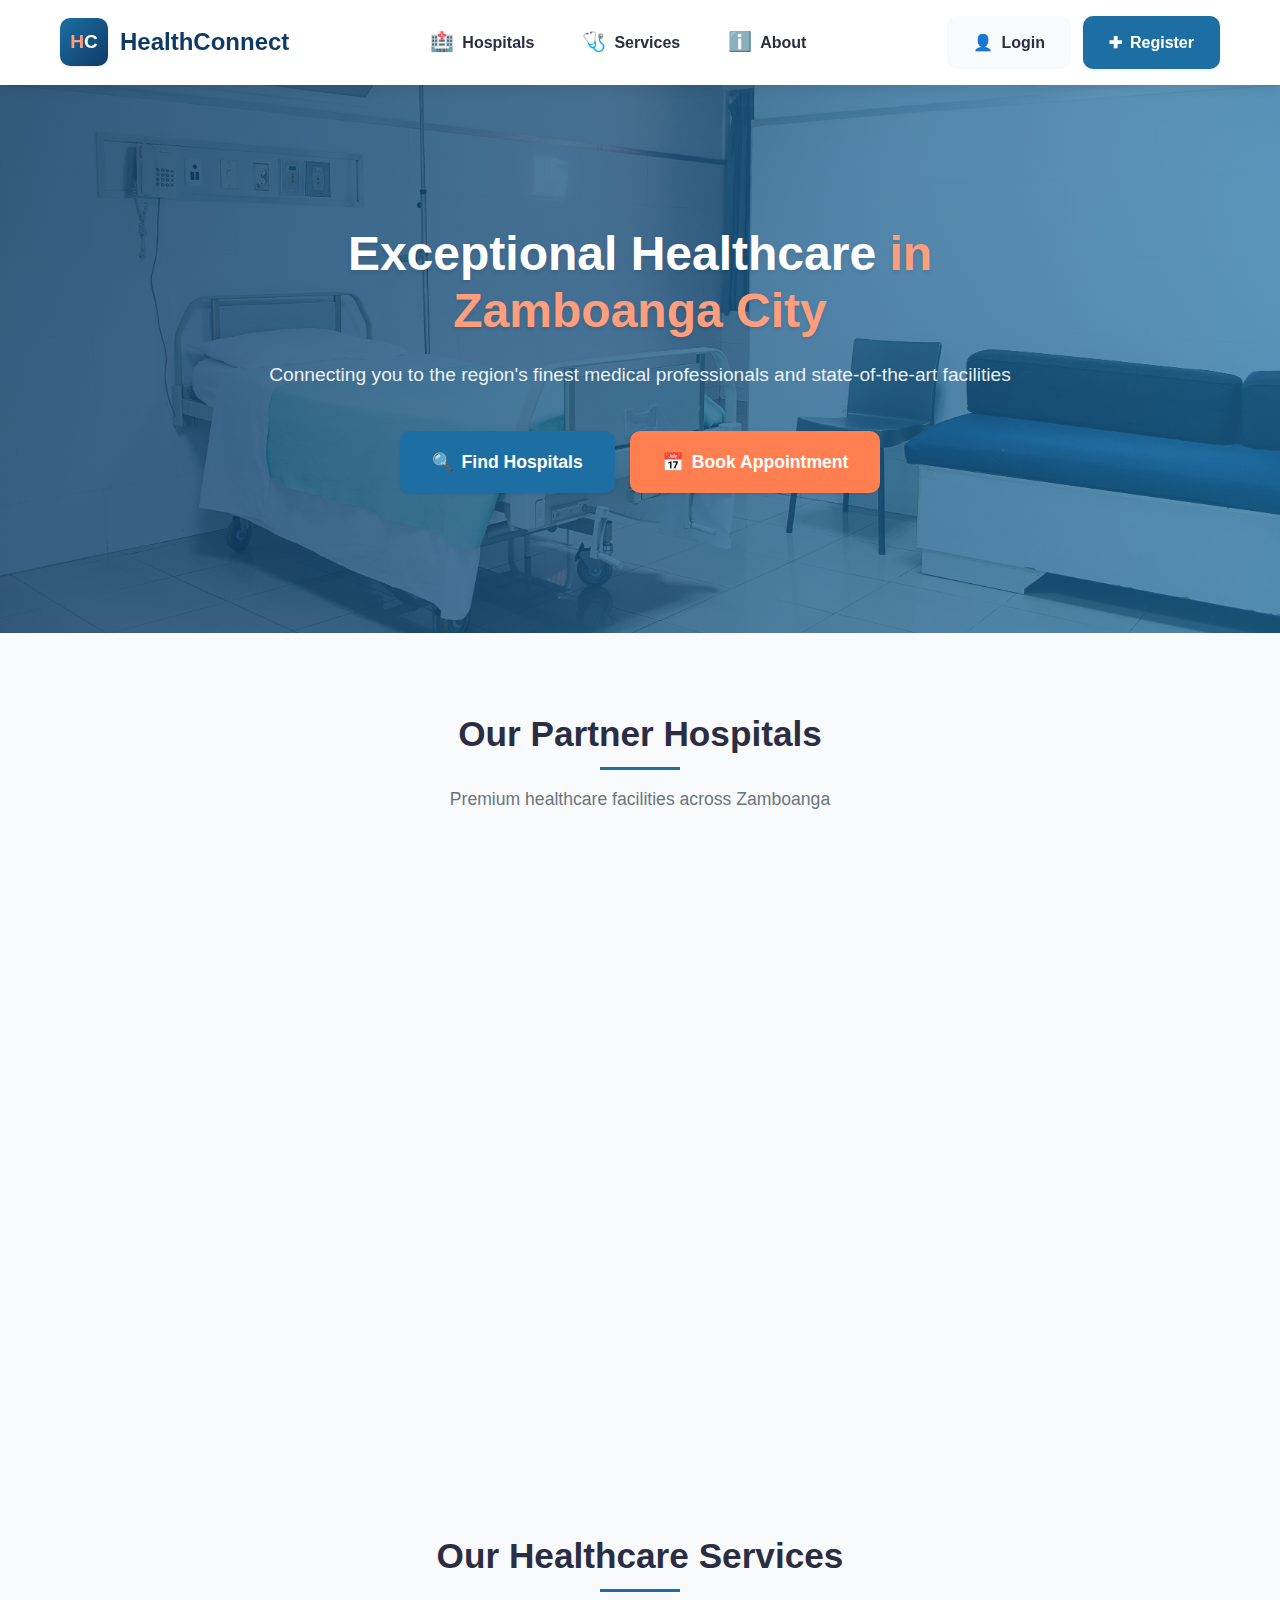
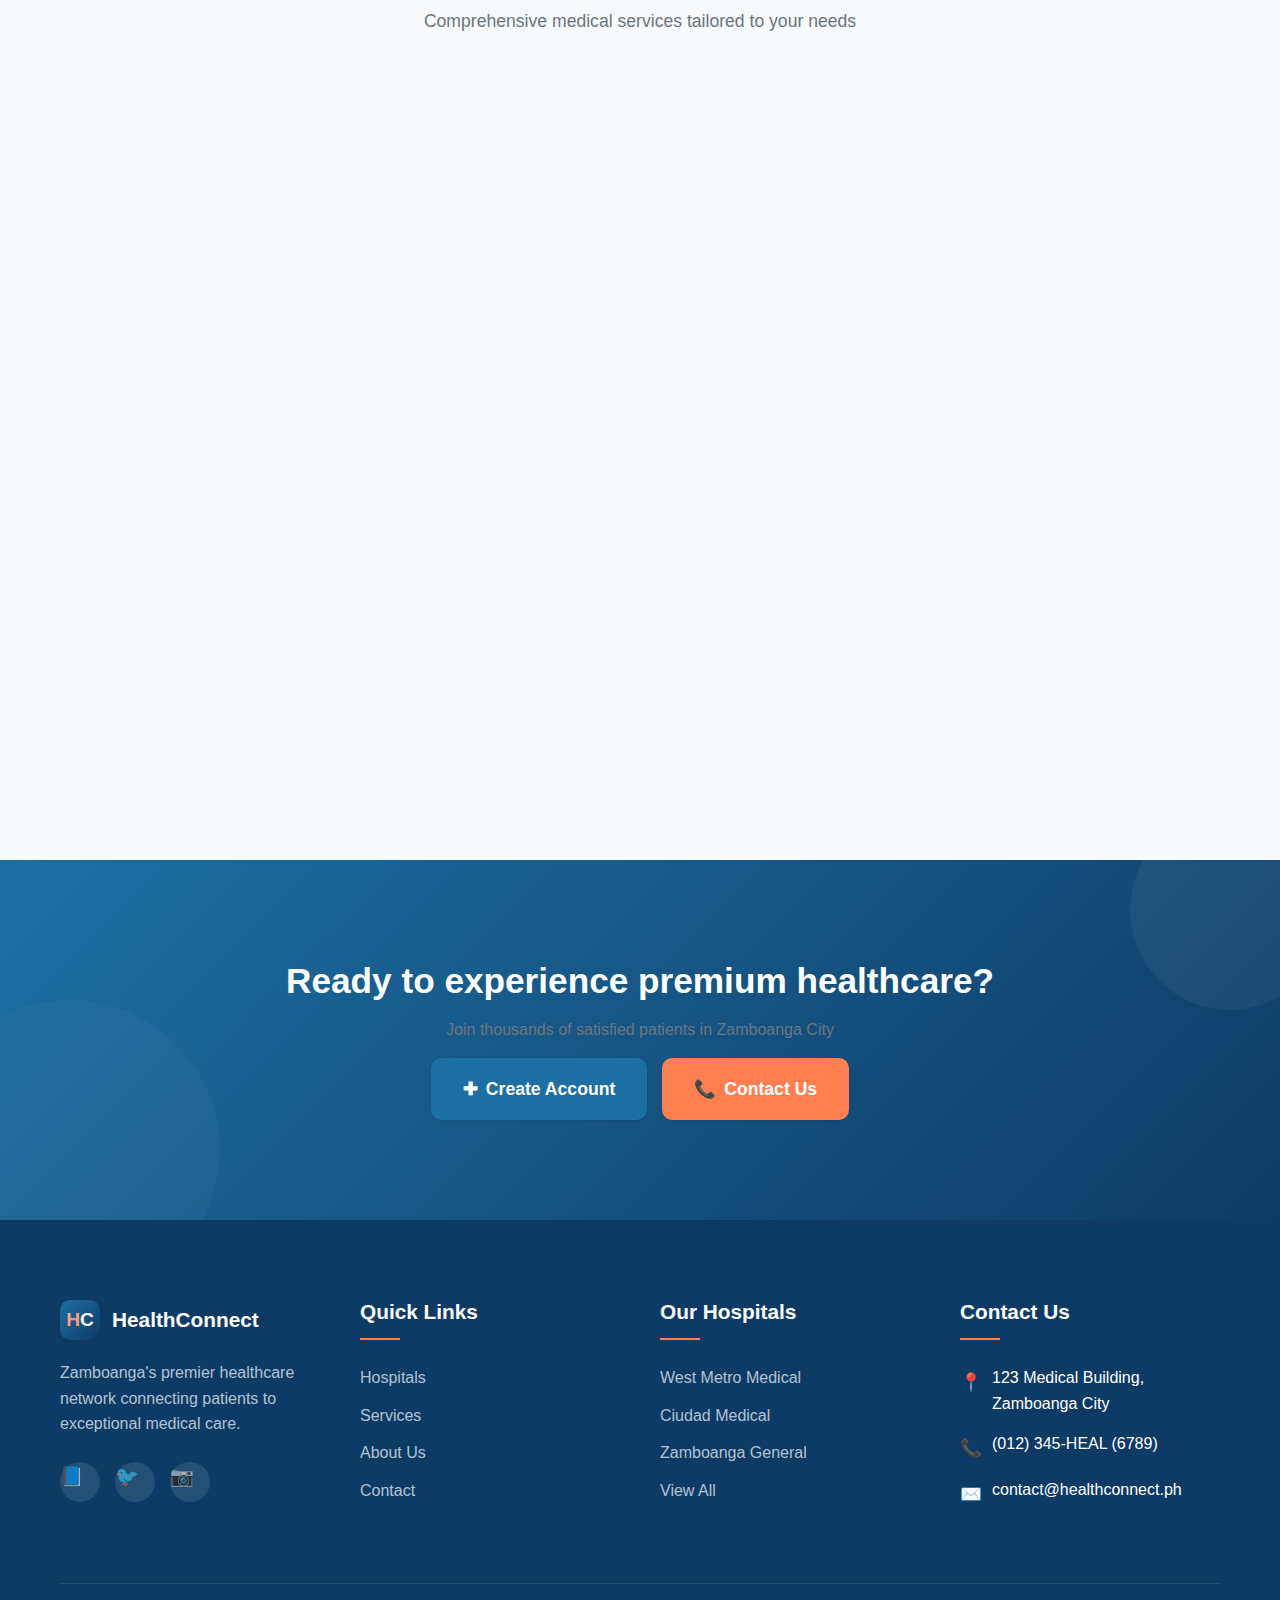
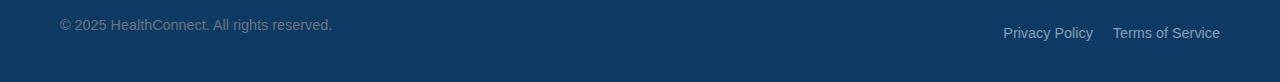
<file: index.html>
<!DOCTYPE html>
<html lang="en">
<head>
    <meta charset="UTF-8">
    <meta name="viewport" content="width=device-width, initial-scale=1.0">
    <title>HealthConnect | Premium Healthcare Network</title>
    <link rel="stylesheet" href="styles.css">
    <link rel="preload" href="styles.css" as="style">
    <link rel="preload" href="script.js" as="script">
</head>
<body>
    <header class="premium-header">
        <div class="container">
            <div class="header-wrapper">
                <a href="#" class="logo">
                    <div class="logo-icon">
                        <div class="logo-inner">
                            <span>H</span>
                            <span>C</span>
                        </div>
                    </div>
                    <span class="logo-text">HealthConnect</span>
                </a>
                
                <nav class="main-nav">
                    <ul>
                        <li><a href="#hospitals" class="nav-button">
                            <div class="button-content">
                                <span class="nav-icon">🏥</span>
                                <span class="nav-text">Hospitals</span>
                            </div>
                        </a></li>
                        <li><a href="#services" class="nav-button">
                            <div class="button-content">
                                <span class="nav-icon">🩺</span>
                                <span class="nav-text">Services</span>
                            </div>
                        </a></li>
                        <li><a href="#about" class="nav-button">
                            <div class="button-content">
                                <span class="nav-icon">ℹ️</span>
                                <span class="nav-text">About</span>
                            </div>
                        </a></li>
                    </ul>
                </nav>
                
                <div class="auth-buttons">
                    <a href="login.html" class="btn btn-login">
                        <span class="btn-icon">👤</span>
                        <span>Login</span>
                    </a>
                    <a href="register.html" class="btn btn-primary">
                        <span class="btn-icon">✚</span>
                        <span>Register</span>
                    </a>
                </div>
                
                <button class="mobile-menu-btn" aria-label="Toggle navigation menu" aria-expanded="false">
                    <span></span>
                    <span></span>
                    <span></span>
                </button>
            </div>
        </div>
    </header>

    <section class="hero" style="background-image: url('images/hero-bg.jpg');">
        <div class="hero-overlay"></div>
        <div class="container">
            <div class="hero-content">
                <h1>Exceptional Healthcare <span>in Zamboanga City</span></h1>
                <p class="subtitle">Connecting you to the region's finest medical professionals and state-of-the-art facilities</p>
                <div class="cta-buttons">
                    <a href="#hospitals" class="btn btn-primary btn-large">
                        <span class="btn-icon">🔍</span>
                        <span>Find Hospitals</span>
                    </a>
                    <a href="#appointment" class="btn btn-accent btn-large">
                        <span class="btn-icon">📅</span>
                        <span>Book Appointment</span>
                    </a>
                </div>
            </div>
        </div>
    </section>

    <section id="hospitals" class="section hospitals">
        <div class="container">
            <div class="section-header">
                <h2>Our Partner Hospitals</h2>
                <p class="section-subtitle">Premium healthcare facilities across Zamboanga</p>
            </div>
            
            <div class="hospital-grid">
                <div class="hospital-card">
                    <div class="card-badge">PREMIUM FACILITY</div>
                    <div class="hospital-image">
                        <img src="images/westmetro.jpg" alt="West Metro Medical Center">
                    </div>
                    <div class="hospital-info">
                        <h3>West Metro Medical Center</h3>
                        <div class="hospital-meta">
                            <span class="rating">★★★★☆ 4.7</span>
                            <span class="distance">2.3 km away</span>
                        </div>
                        <div class="services">
                            <span>🏥 Emergency</span>
                            <span>👶 Pediatrics</span>
                            <span>❤️ Cardiology</span>
                            <span>🧠 Neurology</span>
                        </div>
                        <div class="card-actions">
                            <a href="westmetro.html" class="btn btn-primary">
                                <span class="btn-icon">🏥</span>
                                <span>View Hospital</span>
                            </a>
                            <a href="#" class="btn btn-outline">
                                <span class="btn-icon">📍</span>
                                <span>Directions</span>
                            </a>
                        </div>
                    </div>
                </div>
                
                <div class="hospital-card">
                    <div class="card-badge">TOP RATED</div>
                    <div class="hospital-image">
                        <img src="images/ciudad.jpg" alt="Ciudad Medical Zamboanga">
                    </div>
                    <div class="hospital-info">
                        <h3>Ciudad Medical Zamboanga</h3>
                        <div class="hospital-meta">
                            <span class="rating">★★★★★ 4.9</span>
                            <span class="distance">3.1 km away</span>
                        </div>
                        <div class="services">
                            <span>🦷 Dental</span>
                            <span>🔬 Laboratory</span>
                            <span>💊 Pharmacy</span>
                            <span>👁️ Ophthalmology</span>
                        </div>
                        <div class="card-actions">
                            <a href="ciudad.html" class="btn btn-primary">
                                <span class="btn-icon">🏥</span>
                                <span>View Hospital</span>
                            </a>
                            <a href="#" class="btn btn-outline">
                                <span class="btn-icon">📍</span>
                                <span>Directions</span>
                            </a>
                        </div>
                    </div>
                </div>
            </div>
        </div>
    </section>

    <section id="services" class="section services">
        <div class="container">
            <div class="section-header">
                <h2>Our Healthcare Services</h2>
                <p class="section-subtitle">Comprehensive medical services tailored to your needs</p>
            </div>
            
            <div class="services-grid">
                <div class="service-card">
                    <div class="service-icon">👨‍⚕️</div>
                    <h3>Doctor Consultations</h3>
                    <p>Schedule appointments with specialists across 15+ medical disciplines</p>
                    <a href="#" class="btn btn-outline">Learn More</a>
                </div>
                
                <div class="service-card">
                    <div class="service-icon">🏥</div>
                    <h3>Emergency Care</h3>
                    <p>24/7 emergency services with priority access at partner hospitals</p>
                    <a href="#" class="btn btn-outline">Learn More</a>
                </div>
                
                <div class="service-card">
                    <div class="service-icon">💊</div>
                    <h3>Pharmacy Services</h3>
                    <p>Prescription fulfillment and medication management solutions</p>
                    <a href="#" class="btn btn-outline">Learn More</a>
                </div>
                
                <div class="service-card">
                    <div class="service-icon">🩺</div>
                    <h3>Diagnostic Tests</h3>
                    <p>Advanced laboratory and imaging services with quick results</p>
                    <a href="#" class="btn btn-outline">Learn More</a>
                </div>
            </div>
        </div>
    </section>

    <section class="section stats-section">
        <div class="container">
            <div class="stats-grid">
                <div class="stat-card">
                    <div class="stat-number">15+</div>
                    <div class="stat-label">Medical Specialties</div>
                </div>
                <div class="stat-card">
                    <div class="stat-number">200+</div>
                    <div class="stat-label">Qualified Doctors</div>
                </div>
                <div class="stat-card">
                    <div class="stat-number">24/7</div>
                    <div class="stat-label">Emergency Care</div>
                </div>
            </div>
        </div>
    </section>

    <section class="section cta">
        <div class="container">
            <div class="cta-content">
                <h2>Ready to experience premium healthcare?</h2>
                <p>Join thousands of satisfied patients in Zamboanga City</p>
                <div class="cta-buttons">
                    <a href="register.html" class="btn btn-primary btn-large">
                        <span class="btn-icon">✚</span>
                        <span>Create Account</span>
                    </a>
                    <a href="#contact" class="btn btn-accent btn-large">
                        <span class="btn-icon">📞</span>
                        <span>Contact Us</span>
                    </a>
                </div>
            </div>
        </div>
    </section>

    <footer class="premium-footer">
        <div class="container">
            <div class="footer-grid">
                <div class="footer-col footer-about">
                    <div class="footer-logo">
                        <div class="logo-icon">
                            <div class="logo-inner">
                                <span>H</span>
                                <span>C</span>
                            </div>
                        </div>
                        <span class="logo-text">HealthConnect</span>
                    </div>
                    <p>Zamboanga's premier healthcare network connecting patients to exceptional medical care.</p>
                    <div class="social-links">
                        <a href="#" aria-label="Facebook">📘</a>
                        <a href="#" aria-label="Twitter">🐦</a>
                        <a href="#" aria-label="Instagram">📷</a>
                    </div>
                </div>
                
                <div class="footer-col">
                    <h3>Quick Links</h3>
                    <ul>
                        <li><a href="#hospitals">Hospitals</a></li>
                        <li><a href="#services">Services</a></li>
                        <li><a href="#about">About Us</a></li>
                        <li><a href="#contact">Contact</a></li>
                    </ul>
                </div>
                
                <div class="footer-col">
                    <h3>Our Hospitals</h3>
                    <ul>
                        <li><a href="westmetro.html">West Metro Medical</a></li>
                        <li><a href="ciudad.html">Ciudad Medical</a></li>
                        <li><a href="#">Zamboanga General</a></li>
                        <li><a href="#">View All</a></li>
                    </ul>
                </div>
                
                <div class="footer-col footer-contact">
                    <h3>Contact Us</h3>
                    <div class="contact-item">
                        <span class="contact-icon">📍</span>
                        <span>123 Medical Building, Zamboanga City</span>
                    </div>
                    <div class="contact-item">
                        <span class="contact-icon">📞</span>
                        <span>(012) 345-HEAL (6789)</span>
                    </div>
                    <div class="contact-item">
                        <span class="contact-icon">✉️</span>
                        <span>contact@healthconnect.ph</span>
                    </div>
                </div>
            </div>
            
            <div class="footer-bottom">
                <p>&copy; 2025 HealthConnect. All rights reserved.</p>
                <div class="footer-links">
                    <a href="#">Privacy Policy</a>
                    <a href="#">Terms of Service</a>
                </div>
            </div>
        </div>
    </footer>

    <script src="script.js"></script>
</body>
</html>
</file>
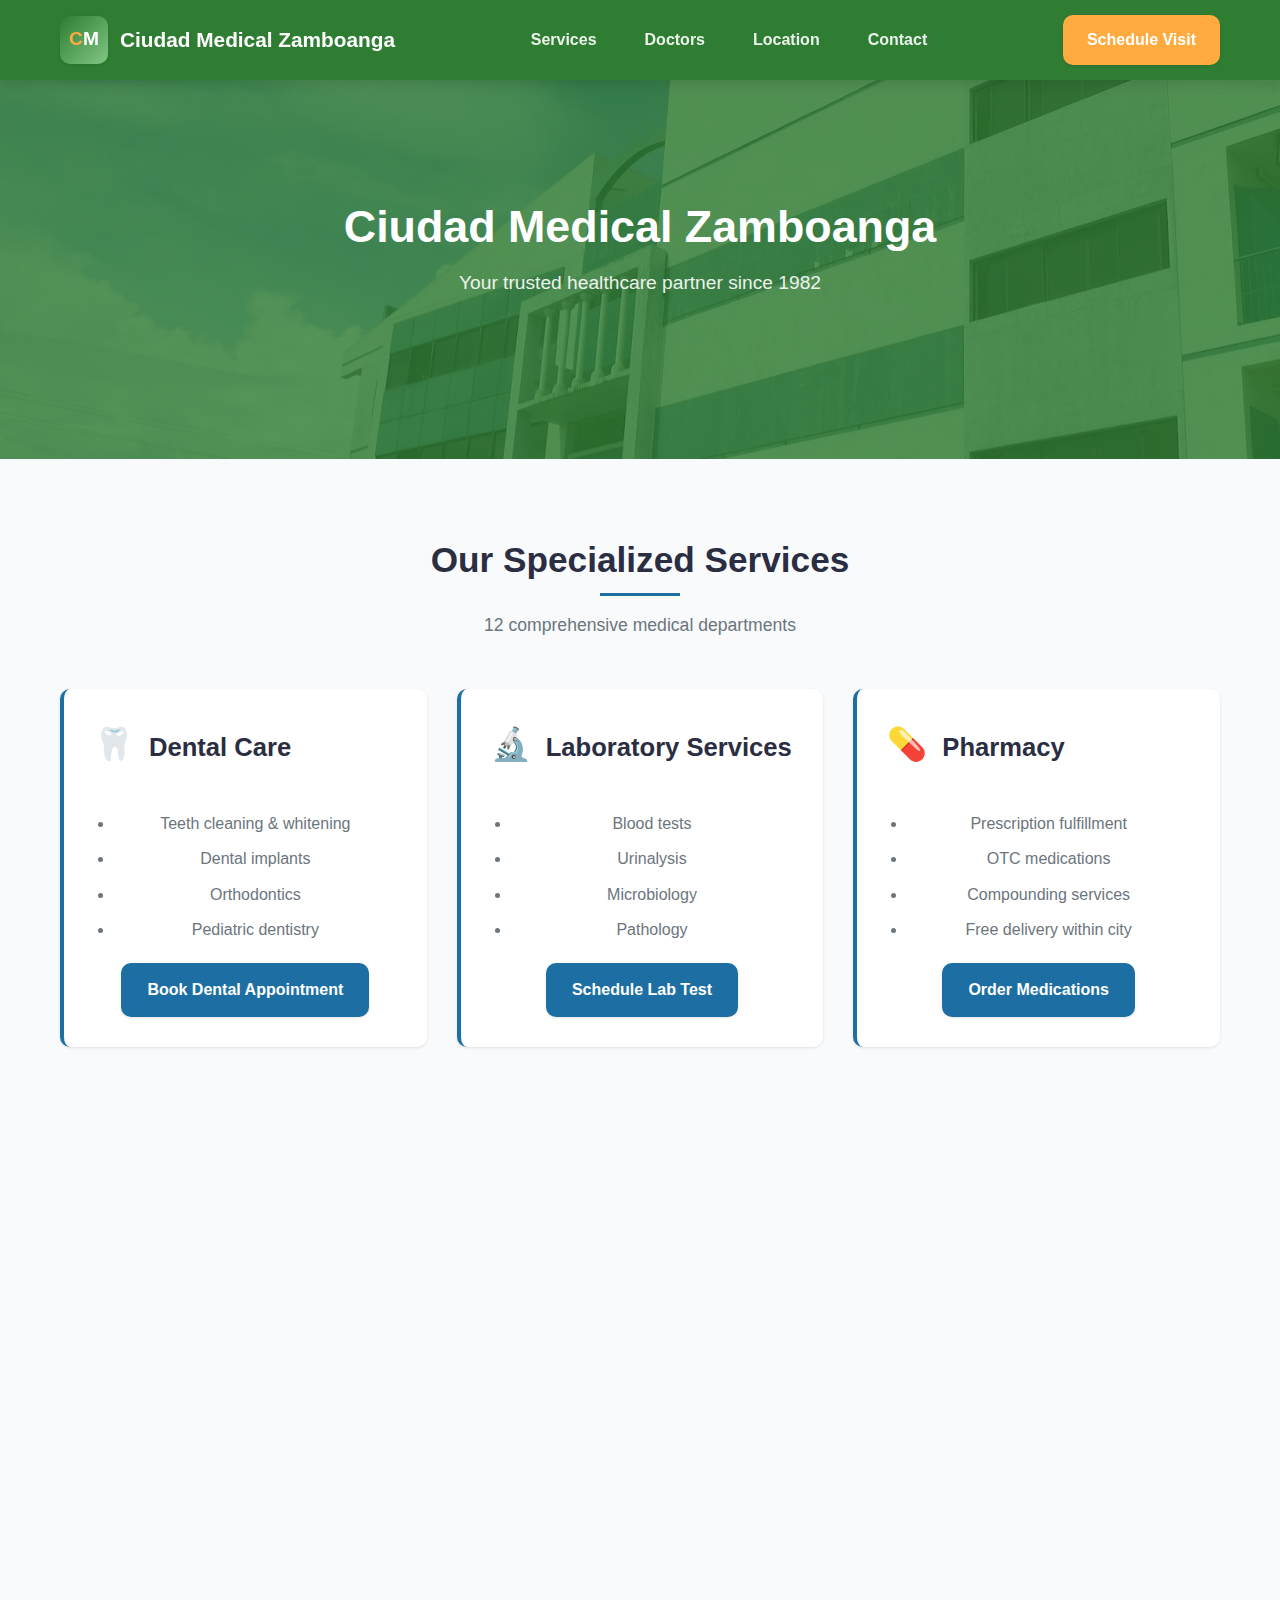
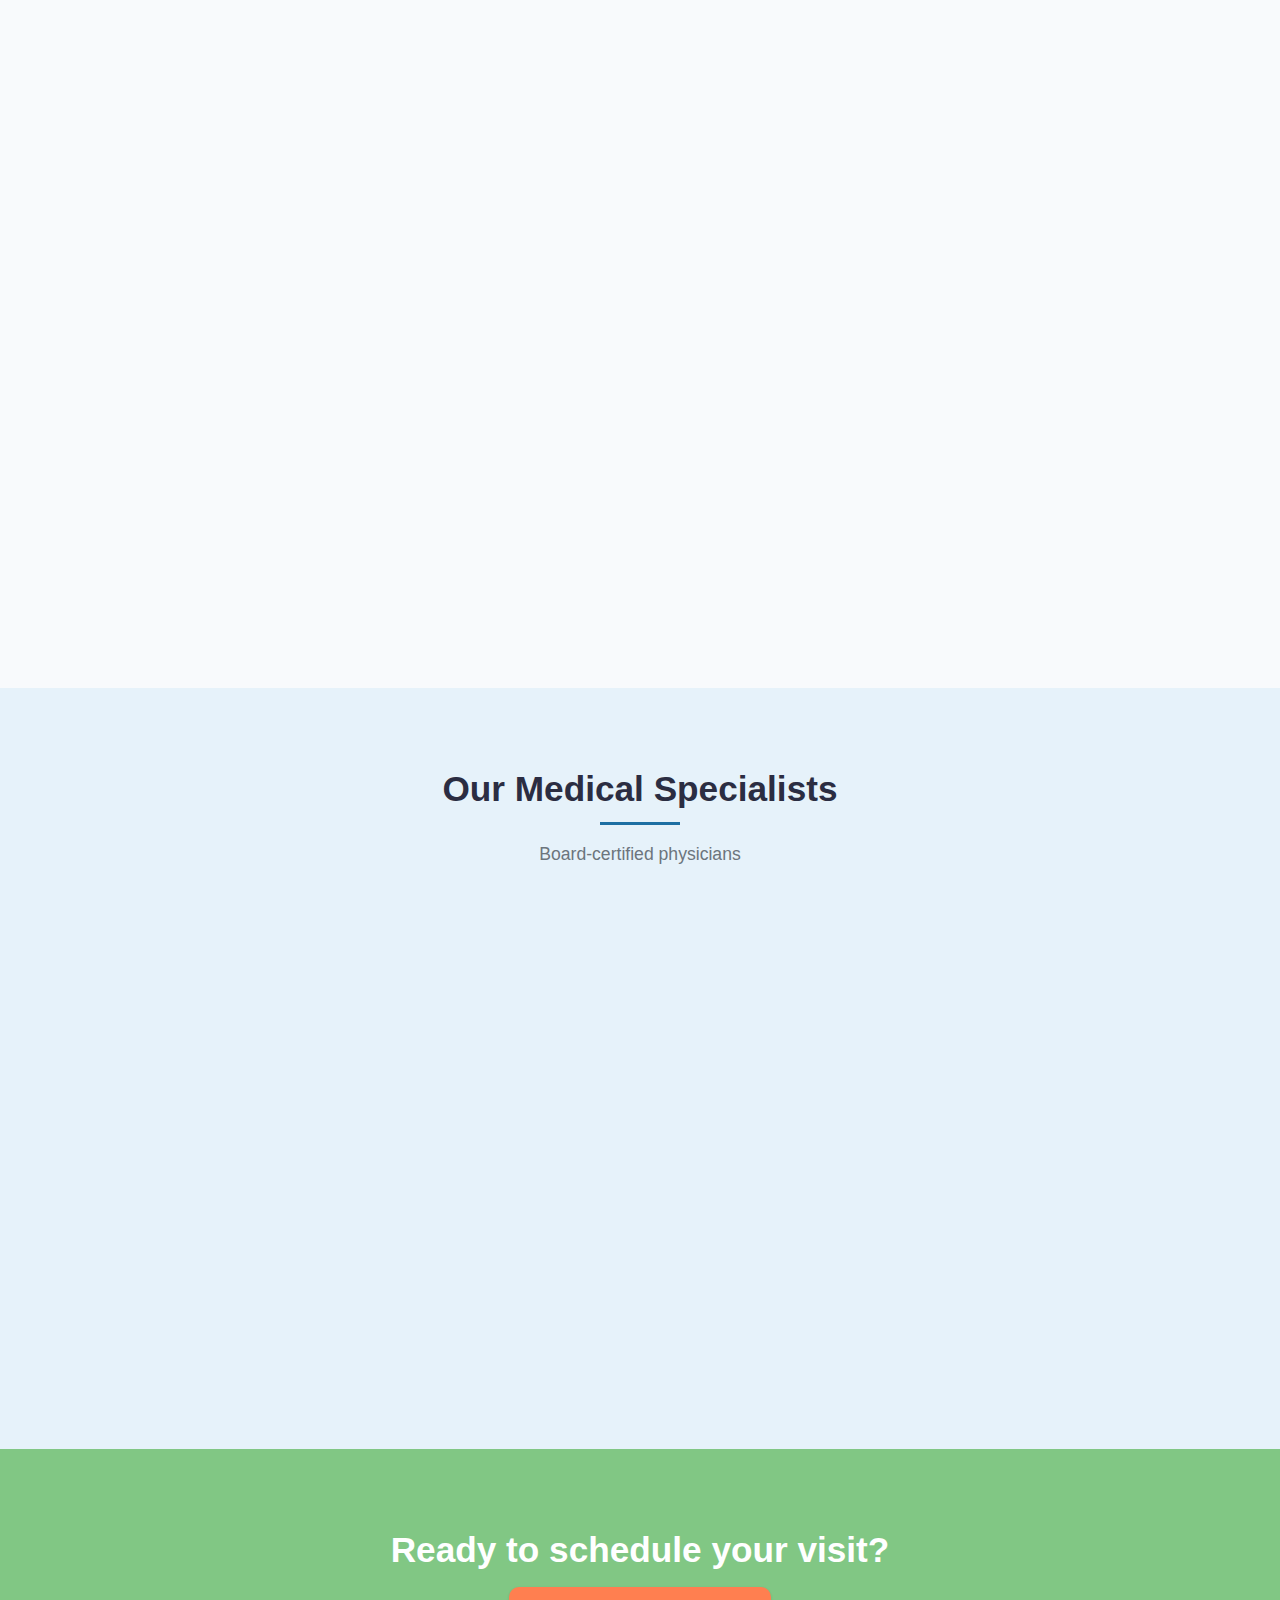
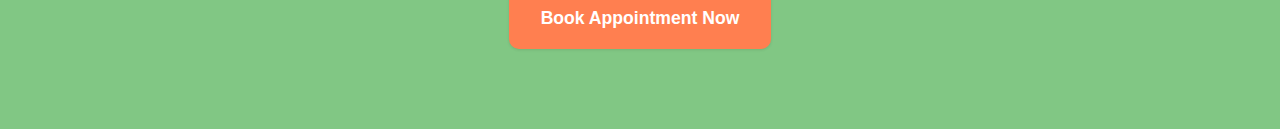
<file: ciudad.html>
<!DOCTYPE html>
<html lang="en">
<head>
    <meta charset="UTF-8">
    <meta name="viewport" content="width=device-width, initial-scale=1.0">
    <title>Ciudad Medical Zamboanga | HealthConnect</title>
    <link rel="stylesheet" href="styles.css">
    <style>
:root {
    --hospital-primary: #2e7d32;
    --hospital-primary-light: #81c784;
    --hospital-accent: #ffab40;
    --hospital-primary-pale: #e8f5e9;
}

.logo-icon {
    width: 48px;
    height: 48px;
    background: linear-gradient(135deg, var(--hospital-primary) 0%, var(--hospital-primary-light) 100%);
    border-radius: var(--border-radius);
    display: flex;
    align-items: center;
    justify-content: center;
    box-shadow: var(--shadow-sm);
}

.logo-inner {
    display: flex;
    color: white;
    font-weight: 700;
    font-size: 1.2rem;
}
    </style>
</head>
<body>
    <header class="hospital-header" style="background-color: var(--hospital-primary);">
        <div class="container">
            <div class="header-wrapper">
                <a href="index.html" class="logo">
                    <div class="logo-icon">
                        <div class="logo-inner">
                            <span style="color: var(--hospital-accent)">C</span>
                            <span style="color: white">M</span>
                        </div>
                    </div>
                    <span class="logo-text">Ciudad Medical Zamboanga</span>
                </a>
                <nav class="main-nav">
                    <ul>
                        <li><a href="#services" class="nav-button">Services</a></li>
                        <li><a href="#doctors" class="nav-button">Doctors</a></li>
                        <li><a href="#location" class="nav-button">Location</a></li>
                        <li><a href="#contact" class="nav-button">Contact</a></li>
                    </ul>
                </nav>
                <a href="#schedule" class="btn btn-accent">Schedule Visit</a>
                <button class="mobile-menu-btn" aria-label="Toggle navigation menu" aria-expanded="false">
                    <span></span>
                    <span></span>
                    <span></span>
                </button>
            </div>
        </div>
    </header>

    <section class="hospital-hero" style="background-image: linear-gradient(rgba(46, 125, 50, 0.8), rgba(46, 125, 50, 0.8)), url('images/ciudad-banner.jpg');">
        <div class="container">
            <div class="hero-content">
                <h1>Ciudad Medical Zamboanga</h1>
                <p class="subtitle">Your trusted healthcare partner since 1982</p>
            </div>
        </div>
    </section>

    <section id="services" class="hospital-services">
        <div class="container">
            <div class="section-header">
                <h2>Our Specialized Services</h2>
                <p class="section-subtitle">12 comprehensive medical departments</p>
            </div>

            <div class="service-cards">
                <div class="service-card">
                    <div class="service-header">
                        <div class="service-icon">🦷</div>
                        <h3>Dental Care</h3>
                    </div>
                    <ul class="service-details">
                        <li>Teeth cleaning & whitening</li>
                        <li>Dental implants</li>
                        <li>Orthodontics</li>
                        <li>Pediatric dentistry</li>
                    </ul>
                    <a href="#schedule" class="btn btn-primary">Book Dental Appointment</a>
                </div>

                <div class="service-card">
                    <div class="service-header">
                        <div class="service-icon">🔬</div>
                        <h3>Laboratory Services</h3>
                    </div>
                    <ul class="service-details">
                        <li>Blood tests</li>
                        <li>Urinalysis</li>
                        <li>Microbiology</li>
                        <li>Pathology</li>
                    </ul>
                    <a href="#schedule" class="btn btn-primary">Schedule Lab Test</a>
                </div>

                <div class="service-card">
                    <div class="service-header">
                        <div class="service-icon">💊</div>
                        <h3>Pharmacy</h3>
                    </div>
                    <ul class="service-details">
                        <li>Prescription fulfillment</li>
                        <li>OTC medications</li>
                        <li>Compounding services</li>
                        <li>Free delivery within city</li>
                    </ul>
                    <a href="#schedule" class="btn btn-primary">Order Medications</a>
                </div>

                <div class="service-card">
                    <div class="service-header">
                        <div class="service-icon">👶</div>
                        <h3>Pediatrics</h3>
                    </div>
                    <ul class="service-details">
                        <li>Well-child checkups</li>
                        <li>Vaccinations</li>
                        <li>Asthma management</li>
                        <li>Nutrition counseling</li>
                    </ul>
                    <a href="#schedule" class="btn btn-primary">Schedule Visit</a>
                </div>

                <div class="service-card">
                    <div class="service-header">
                        <div class="service-icon">❤️</div>
                        <h3>Cardiology</h3>
                    </div>
                    <ul class="service-details">
                        <li>Echocardiography</li>
                        <li>Stress testing</li>
                        <li>Holter monitoring</li>
                        <li>Cardiac rehabilitation</li>
                    </ul>
                    <a href="#schedule" class="btn btn-primary">Book Consultation</a>
                </div>

                <div class="service-card">
                    <div class="service-header">
                        <div class="service-icon">🧴</div>
                        <h3>Dermatology</h3>
                    </div>
                    <ul class="service-details">
                        <li>Acne treatment</li>
                        <li>Skin cancer screening</li>
                        <li>Psoriasis management</li>
                        <li>Cosmetic procedures</li>
                    </ul>
                    <a href="#schedule" class="btn btn-primary">Book Appointment</a>
                </div>

                <div class="service-card">
                    <div class="service-header">
                        <div class="service-icon">👁️</div>
                        <h3>Ophthalmology</h3>
                    </div>
                    <ul class="service-details">
                        <li>Eye exams</li>
                        <li>Cataract screening</li>
                        <li>Glaucoma treatment</li>
                        <li>LASIK consultations</li>
                    </ul>
                    <a href="#schedule" class="btn btn-primary">Schedule Exam</a>
                </div>

                <div class="service-card">
                    <div class="service-header">
                        <div class="service-icon">🦿</div>
                        <h3>Physical Therapy</h3>
                    </div>
                    <ul class="service-details">
                        <li>Post-surgical rehab</li>
                        <li>Sports injury recovery</li>
                        <li>Chronic pain management</li>
                        <li>Stroke rehabilitation</li>
                    </ul>
                    <a href="#schedule" class="btn btn-primary">Book Session</a>
                </div>

                <div class="service-card">
                    <div class="service-header">
                        <div class="service-icon">🤰</div>
                        <h3>Maternity Care</h3>
                    </div>
                    <ul class="service-details">
                        <li>Prenatal checkups</li>
                        <li>Ultrasound services</li>
                        <li>Childbirth classes</li>
                        <li>Postpartum care</li>
                    </ul>
                    <a href="#schedule" class="btn btn-primary">Schedule Visit</a>
                </div>

                <div class="service-card">
                    <div class="service-header">
                        <div class="service-icon">👂</div>
                        <h3>ENT Services</h3>
                    </div>
                    <ul class="service-details">
                        <li>Hearing tests</li>
                        <li>Tonsillectomy</li>
                        <li>Sinus treatment</li>
                        <li>Allergy management</li>
                    </ul>
                    <a href="#schedule" class="btn btn-primary">Book Consultation</a>
                </div>

                <div class="service-card">
                    <div class="service-header">
                        <div class="service-icon">🩺</div>
                        <h3>Internal Medicine</h3>
                    </div>
                    <ul class="service-details">
                        <li>Chronic disease management</li>
                        <li>Health screenings</li>
                        <li>Preventive care</li>
                        <li>Geriatric consultations</li>
                    </ul>
                    <a href="#doctors" class="btn btn-primary">Meet Our Internists</a>
                </div>

                <div class="service-card">
                    <div class="service-header">
                        <div class="service-icon">🧠</div>
                        <h3>Mental Health</h3>
                    </div>
                    <ul class="service-details">
                        <li>Psychiatric evaluations</li>
                        <li>Anxiety/depression treatment</li>
                        <li>Counseling services</li>
                        <li>Stress management</li>
                    </ul>
                    <a href="#doctors" class="btn btn-primary">View Specialists</a>
                </div>
            </div>
        </div>
    </section>

    <section id="doctors" class="doctors-section">
        <div class="container">
            <div class="section-header">
                <h2>Our Medical Specialists</h2>
                <p class="section-subtitle">Board-certified physicians</p>
            </div>
            
            <div class="doctor-grid">
                <div class="doctor-card">
                    <div class="doctor-image" style="background-image: url('images/doctor5.jpg');"></div>
                    <div class="doctor-info">
                        <h3>Dr. Maria Santos</h3>
                        <p class="doctor-specialty">Cardiology</p>
                        <p class="doctor-bio">15+ years experience in interventional cardiology</p>
                        <a href="#schedule" class="btn btn-outline">Schedule</a>
                    </div>
                </div>
                
                <div class="doctor-card">
                    <div class="doctor-image" style="background-image: url('images/doctor6.jpg');"></div>
                    <div class="doctor-info">
                        <h3>Dr. James Lim</h3>
                        <p class="doctor-specialty">Pediatrics</p>
                        <p class="doctor-bio">Specializes in childhood immunology</p>
                        <a href="#schedule" class="btn btn-outline">Schedule</a>
                    </div>
                </div>
                
                <div class="doctor-card">
                    <div class="doctor-image" style="background-image: url('images/doctor7.jpg');"></div>
                    <div class="doctor-info">
                        <h3>Dr. Sofia Reyes</h3>
                        <p class="doctor-specialty">Dermatology</p>
                        <p class="doctor-bio">Cosmetic dermatology specialist</p>
                        <a href="#schedule" class="btn btn-outline">Schedule</a>
                    </div>
                </div>
                
                <div class="doctor-card">
                    <div class="doctor-image" style="background-image: url('images/doctor8.jpg');"></div>
                    <div class="doctor-info">
                        <h3>Dr. Roberto Cruz</h3>
                        <p class="doctor-specialty">ENT</p>
                        <p class="doctor-bio">Hearing restoration expert</p>
                        <a href="#schedule" class="btn btn-outline">Schedule</a>
                    </div>
                </div>
            </div>
        </div>
    </section>

    <section class="hospital-cta" style="background-color: var(--hospital-primary-light);">
        <div class="container">
            <h2>Ready to schedule your visit?</h2>
            <a href="#schedule" class="btn btn-accent btn-large">Book Appointment Now</a>
        </div>
    </section>

    <script src="script.js"></script>
</body>
</html>
</file>
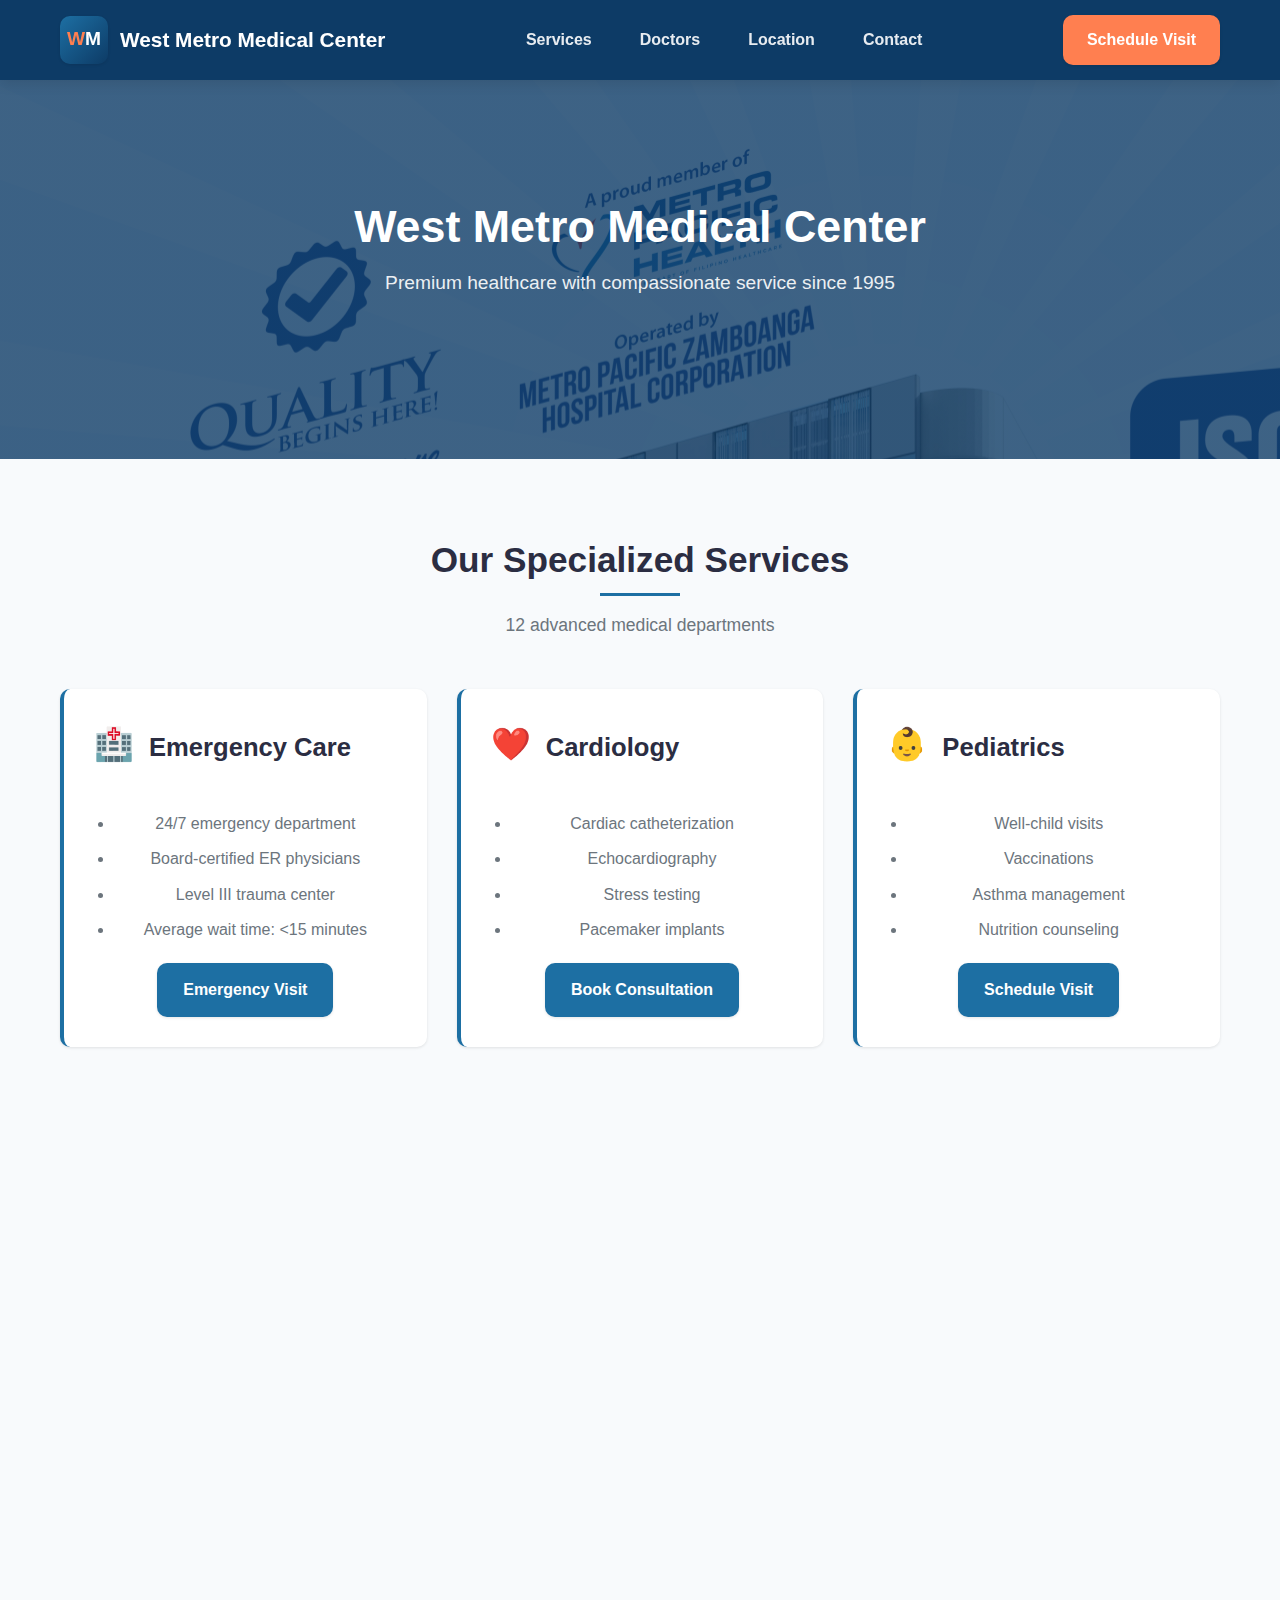
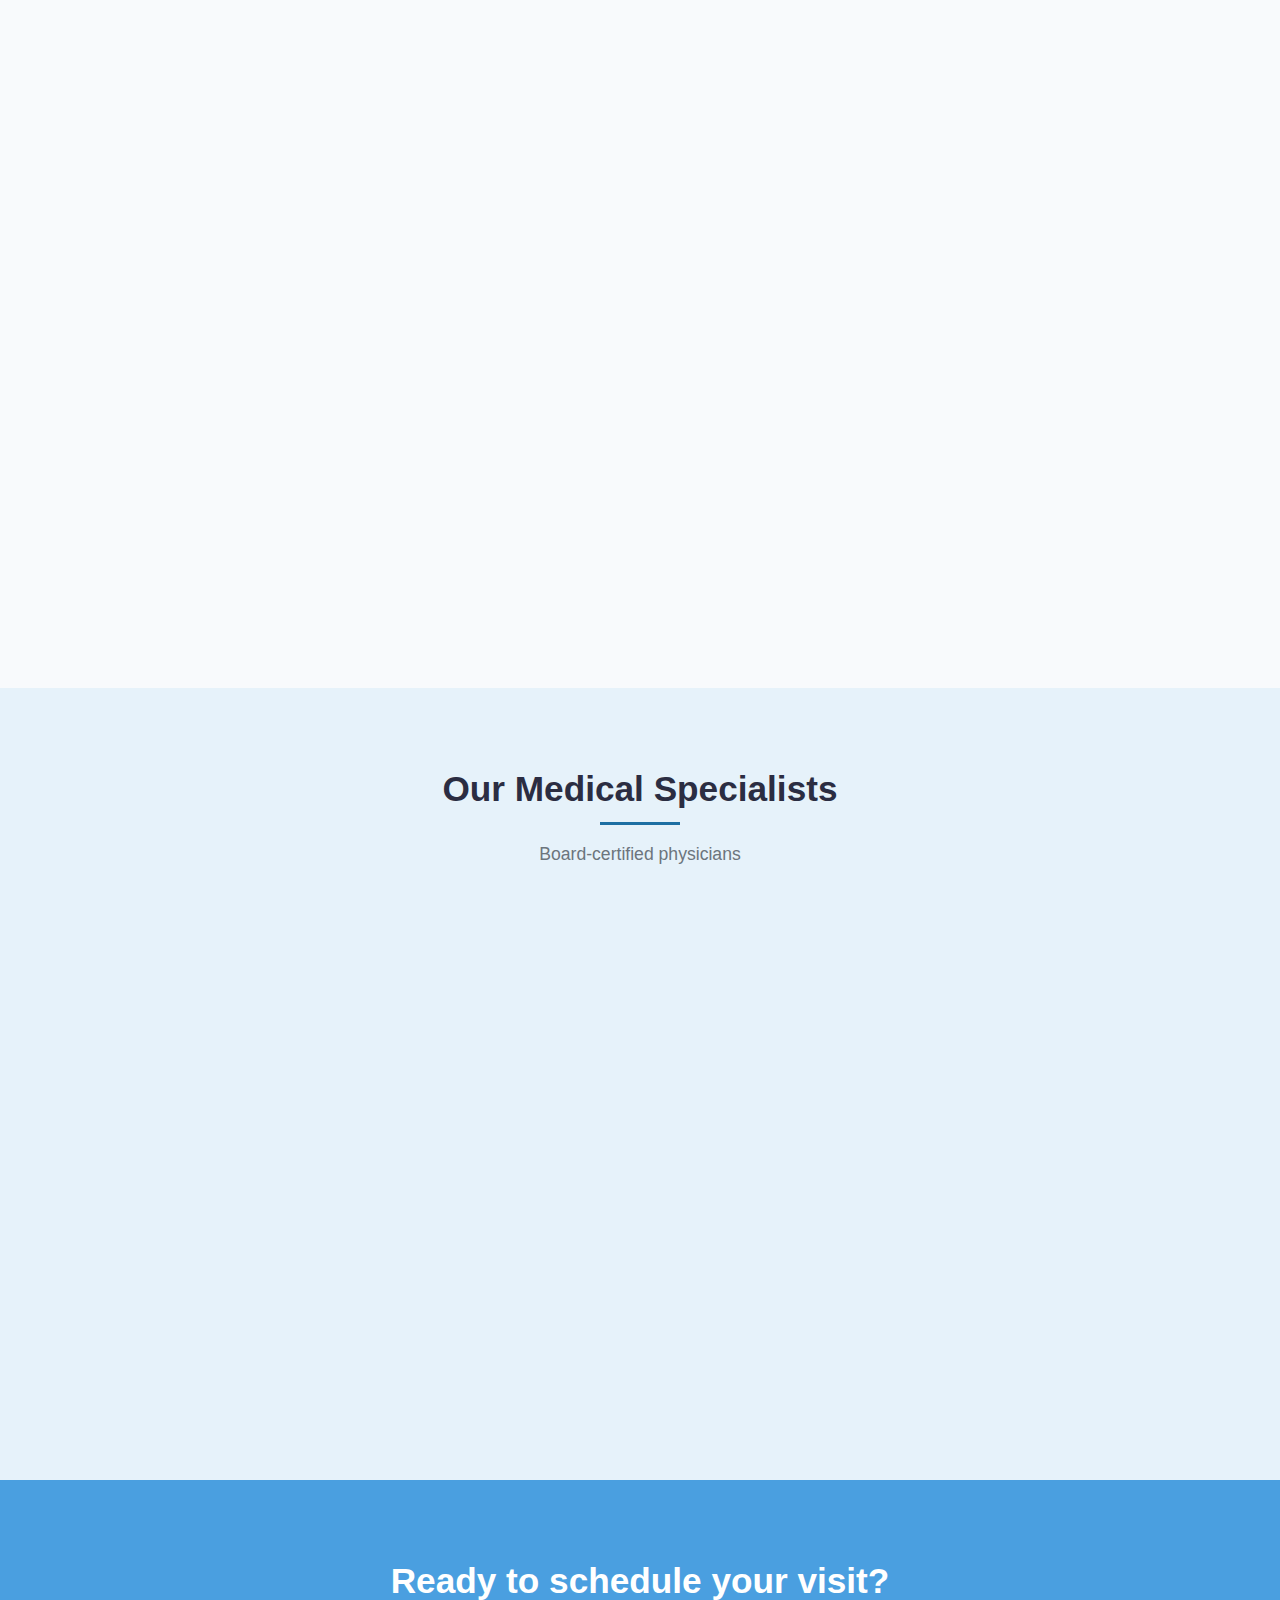
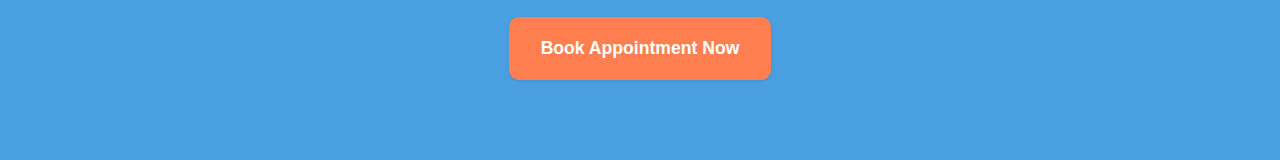
<file: westmetro.html>
<!DOCTYPE html>
<html lang="en">
<head>
    <meta charset="UTF-8">
    <meta name="viewport" content="width=device-width, initial-scale=1.0">
    <title>West Metro Medical Center | HealthConnect</title>
    <link rel="stylesheet" href="styles.css">
    <style>
:root {
    --hospital-primary: #0d3b66;
    --hospital-primary-light: #4a9fe0;
    --hospital-accent: #ff7f50;
    --hospital-primary-pale: #e6f2fa;
}
    </style>
</head>
<body>
    <header class="hospital-header" style="background-color: var(--hospital-primary);">
        <div class="container">
            <div class="header-wrapper">
                <a href="index.html" class="logo">
                    <div class="logo-icon">
                        <div class="logo-inner">
                            <span style="color: var(--hospital-accent)">W</span>
                            <span style="color: white">M</span>
                        </div>
                    </div>
                    <span class="logo-text">West Metro Medical Center</span>
                </a>
                <nav class="main-nav">
                    <ul>
                        <li><a href="#services" class="nav-button">Services</a></li>
                        <li><a href="#doctors" class="nav-button">Doctors</a></li>
                        <li><a href="#location" class="nav-button">Location</a></li>
                        <li><a href="#contact" class="nav-button">Contact</a></li>
                    </ul>
                </nav>
                <a href="#schedule" class="btn btn-accent">Schedule Visit</a>
                <button class="mobile-menu-btn" aria-label="Toggle navigation menu" aria-expanded="false">
                    <span></span>
                    <span></span>
                    <span></span>
                </button>
            </div>
        </div>
    </header>

    <section class="hospital-hero" style="background-image: linear-gradient(rgba(13, 59, 102, 0.8), rgba(13, 59, 102, 0.8)), url('images/westmetro-banner.jpg');">
        <div class="container">
            <div class="hero-content">
                <h1>West Metro Medical Center</h1>
                <p class="subtitle">Premium healthcare with compassionate service since 1995</p>
            </div>
        </div>
    </section>

    <section id="services" class="hospital-services">
        <div class="container">
            <div class="section-header">
                <h2>Our Specialized Services</h2>
                <p class="section-subtitle">12 advanced medical departments</p>
            </div>

            <div class="service-cards">
                <div class="service-card">
                    <div class="service-header">
                        <div class="service-icon">🏥</div>
                        <h3>Emergency Care</h3>
                    </div>
                    <ul class="service-details">
                        <li>24/7 emergency department</li>
                        <li>Board-certified ER physicians</li>
                        <li>Level III trauma center</li>
                        <li>Average wait time: <15 minutes</li>
                    </ul>
                    <a href="#schedule" class="btn btn-primary">Emergency Visit</a>
                </div>

                <div class="service-card">
                    <div class="service-header">
                        <div class="service-icon">❤️</div>
                        <h3>Cardiology</h3>
                    </div>
                    <ul class="service-details">
                        <li>Cardiac catheterization</li>
                        <li>Echocardiography</li>
                        <li>Stress testing</li>
                        <li>Pacemaker implants</li>
                    </ul>
                    <a href="#schedule" class="btn btn-primary">Book Consultation</a>
                </div>

                <div class="service-card">
                    <div class="service-header">
                        <div class="service-icon">👶</div>
                        <h3>Pediatrics</h3>
                    </div>
                    <ul class="service-details">
                        <li>Well-child visits</li>
                        <li>Vaccinations</li>
                        <li>Asthma management</li>
                        <li>Nutrition counseling</li>
                    </ul>
                    <a href="#schedule" class="btn btn-primary">Schedule Visit</a>
                </div>

                <div class="service-card">
                    <div class="service-header">
                        <div class="service-icon">🧠</div>
                        <h3>Neurology</h3>
                    </div>
                    <ul class="service-details">
                        <li>EEG testing</li>
                        <li>Stroke treatment</li>
                        <li>Migraine management</li>
                        <li>Epilepsy care</li>
                    </ul>
                    <a href="#schedule" class="btn btn-primary">Book Consultation</a>
                </div>

                <div class="service-card">
                    <div class="service-header">
                        <div class="service-icon">🦴</div>
                        <h3>Orthopedics</h3>
                    </div>
                    <ul class="service-details">
                        <li>Joint replacement</li>
                        <li>Sports medicine</li>
                        <li>Fracture care</li>
                        <li>Arthroscopic surgery</li>
                    </ul>
                    <a href="#schedule" class="btn btn-primary">Schedule Visit</a>
                </div>

                <div class="service-card">
                    <div class="service-header">
                        <div class="service-icon">🦋</div>
                        <h3>Oncology</h3>
                    </div>
                    <ul class="service-details">
                        <li>Chemotherapy</li>
                        <li>Radiation therapy</li>
                        <li>Cancer screening</li>
                        <li>Supportive care</li>
                    </ul>
                    <a href="#schedule" class="btn btn-primary">Book Consultation</a>
                </div>

                <div class="service-card">
                    <div class="service-header">
                        <div class="service-icon">🧫</div>
                        <h3>Gastroenterology</h3>
                    </div>
                    <ul class="service-details">
                        <li>Colonoscopy</li>
                        <li>Endoscopy</li>
                        <li>IBD treatment</li>
                        <li>Liver disease management</li>
                    </ul>
                    <a href="#schedule" class="btn btn-primary">Schedule Procedure</a>
                </div>

                <div class="service-card">
                    <div class="service-header">
                        <div class="service-icon">🫁</div>
                        <h3>Pulmonology</h3>
                    </div>
                    <ul class="service-details">
                        <li>Asthma treatment</li>
                        <li>COPD management</li>
                        <li>Sleep studies</li>
                        <li>Bronchoscopy</li>
                    </ul>
                    <a href="#schedule" class="btn btn-primary">Book Consultation</a>
                </div>

                <div class="service-card">
                    <div class="service-header">
                        <div class="service-icon">📷</div>
                        <h3>Radiology</h3>
                    </div>
                    <ul class="service-details">
                        <li>MRI scans</li>
                        <li>CT scans</li>
                        <li>X-rays</li>
                        <li>Ultrasound</li>
                    </ul>
                    <a href="#schedule" class="btn btn-primary">Schedule Imaging</a>
                </div>

                <div class="service-card">
                    <div class="service-header">
                        <div class="service-icon">🔪</div>
                        <h3>General Surgery</h3>
                    </div>
                    <ul class="service-details">
                        <li>Appendectomy</li>
                        <li>Gallbladder removal</li>
                        <li>Hernia repair</li>
                        <li>Minimally invasive procedures</li>
                    </ul>
                    <a href="#schedule" class="btn btn-primary">Book Consultation</a>
                </div>

                <div class="service-card">
                    <div class="service-header">
                        <div class="service-icon">🩸</div>
                        <h3>Nephrology</h3>
                    </div>
                    <ul class="service-details">
                        <li>Dialysis services</li>
                        <li>Kidney transplant</li>
                        <li>Hypertension care</li>
                        <li>Electrolyte management</li>
                    </ul>
                    <a href="#doctors" class="btn btn-primary">Meet Specialists</a>
                </div>

                <div class="service-card">
                    <div class="service-header">
                        <div class="service-icon">🦵</div>
                        <h3>Rheumatology</h3>
                    </div>
                    <ul class="service-details">
                        <li>Arthritis treatment</li>
                        <li>Lupus management</li>
                        <li>Joint injections</li>
                        <li>Autoimmune care</li>
                    </ul>
                    <a href="#doctors" class="btn btn-primary">View Team</a>
                </div>
            </div>
        </div>
    </section>

    <section id="doctors" class="doctors-section">
        <div class="container">
            <div class="section-header">
                <h2>Our Medical Specialists</h2>
                <p class="section-subtitle">Board-certified physicians</p>
            </div>
            
            <div class="doctor-grid">
                <div class="doctor-card">
                    <div class="doctor-image" style="background-image: url('images/doctor1.jpg');"></div>
                    <div class="doctor-info">
                        <h3>Dr. Elena Vasquez</h3>
                        <p class="doctor-specialty">Emergency Medicine</p>
                        <p class="doctor-bio">Trauma specialist with 12 years experience</p>
                        <a href="#schedule" class="btn btn-outline">Schedule</a>
                    </div>
                </div>
                
                <div class="doctor-card">
                    <div class="doctor-image" style="background-image: url('images/doctor2.jpg');"></div>
                    <div class="doctor-info">
                        <h3>Dr. Michael Chen</h3>
                        <p class="doctor-specialty">Cardiology</p>
                        <p class="doctor-bio">Interventional cardiologist</p>
                        <a href="#schedule" class="btn btn-outline">Schedule</a>
                    </div>
                </div>
                
                <div class="doctor-card">
                    <div class="doctor-image" style="background-image: url('images/doctor3.jpg');"></div>
                    <div class="doctor-info">
                        <h3>Dr. Sarah Johnson</h3>
                        <p class="doctor-specialty">Oncology</p>
                        <p class="doctor-bio">Breast cancer specialist</p>
                        <a href="#schedule" class="btn btn-outline">Schedule</a>
                    </div>
                </div>
                
                <div class="doctor-card">
                    <div class="doctor-image" style="background-image: url('images/doctor4.jpg');"></div>
                    <div class="doctor-info">
                        <h3>Dr. Thomas Wright</h3>
                        <p class="doctor-specialty">Pulmonology</p>
                        <p class="doctor-bio">Sleep disorder expert</p>
                        <a href="#schedule" class="btn btn-outline">Schedule</a>
                    </div>
                </div>
            </div>
        </div>
    </section>

    <section class="hospital-cta" style="background-color: var(--hospital-primary-light);">
        <div class="container">
            <h2>Ready to schedule your visit?</h2>
            <a href="#schedule" class="btn btn-accent btn-large">Book Appointment Now</a>
        </div>
    </section>

    <script src="script.js"></script>
</body>
</html>
</file>
<file: styles.css>
:root {
  --primary-dark: #0d3b66;
  --primary: #1d6fa3;
  --primary-light: #4a9fe0;
  --primary-pale: #e6f2fa;
  --accent: #ff7f50;
  --accent-light: #ff9e7d;
  --white: #ffffff;
  --off-white: #f8fafc;
  --light-gray: #e9ecef;
  --text: #2b2d42;
  --text-light: #6c757d;
  --shadow-sm: 0 1px 3px rgba(0, 0, 0, 0.1);
  --shadow-md: 0 4px 12px rgba(0, 0, 0, 0.08);
  --shadow-lg: 0 10px 25px rgba(0, 0, 0, 0.1);
  --transition: all 0.3s cubic-bezier(0.25, 0.8, 0.25, 1);
  --border-radius: 10px;
  --border-radius-lg: 15px;
}

* {
  margin: 0;
  padding: 0;
  box-sizing: border-box;
}

body {
  font-family: 'Segoe UI', 'Roboto', sans-serif;
  line-height: 1.6;
  color: var(--text);
  background-color: var(--off-white);
  -webkit-font-smoothing: antialiased;
}

.container {
  width: 100%;
  max-width: 1200px;
  margin: 0 auto;
  padding: 0 20px;
}

img {
  max-width: 100%;
  height: auto;
  display: block;
}

h1, h2, h3, h4 {
  font-weight: 700;
  line-height: 1.2;
  margin-bottom: 15px;
}

h1 {
  font-size: 2.8rem;
}

h2 {
  font-size: 2.2rem;
}

h3 {
  font-size: 1.6rem;
}

p {
  margin-bottom: 15px;
  color: var(--text-light);
}

.btn {
  display: inline-flex;
  align-items: center;
  gap: 8px;
  padding: 12px 24px;
  border-radius: var(--border-radius);
  font-weight: 600;
  text-decoration: none;
  transition: var(--transition);
  border: 2px solid transparent;
  cursor: pointer;
}

.btn-primary {
  background-color: var(--primary);
  color: var(--white);
  box-shadow: var(--shadow-sm);
}

.btn-primary:hover {
  background-color: var(--primary-dark);
  transform: translateY(-2px);
  box-shadow: var(--shadow-md);
}

.btn-accent {
  background-color: var(--accent);
  color: var(--white);
  box-shadow: var(--shadow-sm);
}

.btn-accent:hover {
  background-color: var(--accent-light);
  transform: translateY(-2px);
  box-shadow: var(--shadow-md);
}

.btn-outline {
  border-color: var(--primary);
  color: var(--primary);
  background-color: transparent;
}

.btn-outline:hover {
  background-color: var(--primary-pale);
}

.btn-login {
  background-color: var(--off-white);
  color: var(--text);
}

.btn-login:hover {
  background-color: var(--light-gray);
}

.btn-large {
  padding: 15px 30px;
  font-size: 1.1rem;
}

.premium-header {
  position: sticky;
  top: 0;
  background-color: var(--white);
  box-shadow: var(--shadow-md);
  z-index: 1000;
  padding: 15px 0;
}

.header-wrapper {
  display: flex;
  justify-content: space-between;
  align-items: center;
  gap: 30px;
}

.logo {
  display: flex;
  align-items: center;
  gap: 12px;
  text-decoration: none;
}

.logo-icon {
  width: 48px;
  height: 48px;
  background: linear-gradient(135deg, var(--primary) 0%, var(--primary-dark) 100%);
  border-radius: var(--border-radius);
  display: flex;
  align-items: center;
  justify-content: center;
  box-shadow: var(--shadow-sm);
}

.logo-inner {
  display: flex;
  color: var(--white);
  font-weight: 700;
  font-size: 1.2rem;
}

.logo-inner span:first-child {
  color: var(--accent-light);
}

.logo-text {
  font-size: 1.5rem;
  font-weight: 700;
  color: var(--primary-dark);
}

.main-nav ul {
  display: flex;
  gap: 8px;
  list-style: none;
}

.nav-button {
  display: block;
  padding: 12px 20px;
  text-decoration: none;
  color: var(--text);
  font-weight: 600;
  border-radius: var(--border-radius);
  transition: var(--transition);
  border: none;
  background: transparent;
}

.nav-button:hover {
  background-color: var(--primary-pale);
  color: var(--primary-dark);
}

.nav-button .button-content {
  display: flex;
  align-items: center;
  gap: 8px;
}

.nav-icon {
  font-size: 1.2rem;
}

.auth-buttons {
  display: flex;
  gap: 12px;
}

.mobile-menu-btn {
  display: none;
  background: none;
  border: none;
  width: 30px;
  height: 24px;
  flex-direction: column;
  justify-content: space-between;
  cursor: pointer;
}

.mobile-menu-btn span {
  display: block;
  width: 100%;
  height: 3px;
  background-color: var(--primary-dark);
  border-radius: 3px;
  transition: var(--transition);
}

.hero {
  position: relative;
  padding: 140px 0;
  background-size: cover;
  background-position: center;
  background-repeat: no-repeat;
  color: var(--white);
  text-align: center;
}

.hero-overlay {
  position: absolute;
  top: 0;
  left: 0;
  width: 100%;
  height: 100%;
  background: linear-gradient(to right, rgba(13, 59, 102, 0.8) 0%, rgba(29, 111, 163, 0.7) 100%);
  z-index: 0;
}

.hero-content {
  position: relative;
  z-index: 1;
  max-width: 800px;
  margin: 0 auto;
}

.hero h1 {
  font-size: 3rem;
  margin-bottom: 20px;
  text-shadow: 0 2px 4px rgba(0, 0, 0, 0.1);
}

.hero h1 span {
  color: var(--accent-light);
}

.subtitle {
  font-size: 1.2rem;
  margin-bottom: 40px;
  opacity: 0.9;
  color: var(--white);
}

.cta-buttons {
  display: flex;
  gap: 15px;
  justify-content: center;
  flex-wrap: wrap;
}

.section {
  padding: 80px 0;
}

.section-header {
  text-align: center;
  margin-bottom: 50px;
}

.section-header h2 {
  position: relative;
  display: inline-block;
  padding-bottom: 15px;
}

.section-header h2::after {
  content: '';
  position: absolute;
  bottom: 0;
  left: 50%;
  transform: translateX(-50%);
  width: 80px;
  height: 3px;
  background-color: var(--primary);
}

.section-subtitle {
  font-size: 1.1rem;
  color: var(--text-light);
  max-width: 700px;
  margin: 0 auto;
}

.hospital-grid {
  display: grid;
  grid-template-columns: repeat(auto-fit, minmax(350px, 1fr));
  gap: 30px;
  margin-bottom: 40px;
}

.hospital-card {
  background-color: var(--white);
  border-radius: var(--border-radius-lg);
  overflow: hidden;
  box-shadow: var(--shadow-md);
  transition: var(--transition);
  position: relative;
}

.hospital-card:hover {
  transform: translateY(-5px);
  box-shadow: var(--shadow-lg);
}

.card-badge {
  position: absolute;
  top: 20px;
  right: 20px;
  background-color: var(--accent);
  color: var(--white);
  padding: 5px 15px;
  border-radius: 20px;
  font-size: 0.8rem;
  font-weight: 700;
  z-index: 1;
}

.hospital-image {
  height: 200px;
  overflow: hidden;
}

.hospital-image img {
  width: 100%;
  height: 100%;
  object-fit: cover;
  transition: transform 0.5s ease;
}

.hospital-card:hover .hospital-image img {
  transform: scale(1.05);
}

.hospital-info {
  padding: 25px;
}

.hospital-meta {
  display: flex;
  justify-content: space-between;
  margin-bottom: 15px;
  font-size: 0.9rem;
}

.rating {
  color: var(--accent);
  font-weight: 600;
}

.distance {
  color: var(--text-light);
}

.services {
  display: flex;
  flex-wrap: wrap;
  gap: 10px;
  margin: 20px 0;
}

.services span {
  background-color: var(--primary-pale);
  color: var(--primary-dark);
  padding: 8px 15px;
  border-radius: 20px;
  font-size: 0.9rem;
  display: inline-flex;
  align-items: center;
  gap: 5px;
}

.card-actions {
  display: flex;
  gap: 10px;
  margin-top: 20px;
}

.services-grid {
  display: grid;
  grid-template-columns: repeat(auto-fit, minmax(250px, 1fr));
  gap: 30px;
}

.service-card {
  background-color: var(--white);
  border-radius: var(--border-radius);
  padding: 30px;
  text-align: center;
  box-shadow: var(--shadow-sm);
  transition: var(--transition);
  border-left: 4px solid var(--primary);
}

.service-card:hover {
  transform: translateY(-5px);
  box-shadow: var(--shadow-md);
  border-left-color: var(--accent);
}

.service-icon {
  font-size: 2.5rem;
  margin-bottom: 20px;
  color: var(--primary);
}

.cta {
  background: linear-gradient(135deg, var(--primary) 0%, var(--primary-dark) 100%);
  color: var(--white);
  text-align: center;
  padding: 100px 0;
  position: relative;
  overflow: hidden;
}

.cta::before {
  content: '';
  position: absolute;
  top: -50px;
  right: -50px;
  width: 200px;
  height: 200px;
  background: rgba(255, 255, 255, 0.05);
  border-radius: 50%;
}

.cta::after {
  content: '';
  position: absolute;
  bottom: -80px;
  left: -80px;
  width: 300px;
  height: 300px;
  background: rgba(255, 255, 255, 0.03);
  border-radius: 50%;
}

.premium-footer {
  background-color: var(--primary-dark);
  color: var(--white);
  padding: 80px 0 30px;
}

.footer-grid {
  display: grid;
  grid-template-columns: repeat(auto-fit, minmax(200px, 1fr));
  gap: 40px;
  margin-bottom: 60px;
}

.footer-col h3 {
  color: var(--white);
  margin-bottom: 25px;
  font-size: 1.3rem;
  position: relative;
  padding-bottom: 15px;
}

.footer-col h3::after {
  content: '';
  position: absolute;
  bottom: 0;
  left: 0;
  width: 40px;
  height: 2px;
  background-color: var(--accent);
}

.footer-logo {
  display: flex;
  align-items: center;
  gap: 12px;
  margin-bottom: 20px;
}

.footer-logo .logo-icon {
  width: 40px;
  height: 40px;
}

.footer-logo .logo-text {
  color: var(--white);
  font-size: 1.3rem;
}

.footer-col p {
  color: rgba(255, 255, 255, 0.7);
  margin-bottom: 25px;
}

.social-links {
  display: flex;
  gap: 15px;
}

.social-links a {
  display: flex;
  align-items: center;
  justify-content: center;
  width: 40px;
  height: 40px;
  background-color: rgba(255, 255, 255, 0.1);
  border-radius: 50%;
  color: var(--white);
  font-size: 1.2rem;
  transition: var(--transition);
}

.social-links a:hover {
  background-color: var(--primary);
  transform: translateY(-3px);
}

.footer-col ul {
  list-style: none;
}

.footer-col li {
  margin-bottom: 12px;
}

.footer-col a {
  color: rgba(255, 255, 255, 0.7);
  text-decoration: none;
  transition: var(--transition);
  display: inline-block;
}

.footer-col a:hover {
  color: var(--white);
  transform: translateX(5px);
}

.contact-item {
  display: flex;
  align-items: flex-start;
  gap: 10px;
  margin-bottom: 15px;
}

.contact-icon {
  font-size: 1.1rem;
  margin-top: 3px;
}

.footer-bottom {
  display: flex;
  justify-content: space-between;
  align-items: center;
  padding-top: 30px;
  border-top: 1px solid rgba(255, 255, 255, 0.1);
  color: rgba(255, 255, 255, 0.5);
  font-size: 0.9rem;
}

.footer-links {
  display: flex;
  gap: 20px;
}

.footer-links a {
  color: rgba(255, 255, 255, 0.5);
  text-decoration: none;
  transition: var(--transition);
}

.footer-links a:hover {
  color: var(--white);
}

.hospital-header {
  position: sticky;
  top: 0;
  z-index: 1000;
  padding: 15px 0;
  box-shadow: 0 4px 12px rgba(0, 0, 0, 0.1);
}

.hospital-header .logo {
  display: flex;
  align-items: center;
  gap: 12px;
  text-decoration: none;
}

.hospital-header .logo-text {
  font-size: 1.3rem;
  font-weight: 700;
  color: white;
}

.hospital-header .nav-button {
  color: rgba(255, 255, 255, 0.9);
  padding: 12px 20px;
  text-decoration: none;
  font-weight: 600;
  border-radius: var(--border-radius);
  transition: var(--transition);
}

.hospital-header .nav-button:hover {
  color: white;
  background-color: rgba(255, 255, 255, 0.15);
}

.hospital-header .btn-accent {
  background-color: var(--hospital-accent);
  color: white;
  border: none;
}

.hospital-header .btn-accent:hover {
  background-color: color-mix(in srgb, var(--hospital-accent), white 15%);
}

.hospital-hero {
  padding: 120px 0;
  color: white;
  text-align: center;
}

.hospital-services {
  padding: 80px 0;
  background-color: var(--off-white);
}

.service-cards {
  display: grid;
  grid-template-columns: repeat(auto-fit, minmax(300px, 1fr));
  gap: 30px;
  margin-top: 40px;
}

.service-header {
  display: flex;
  align-items: center;
  gap: 15px;
  margin-bottom: 20px;
}

.service-icon {
  font-size: 2rem;
}

.service-details {
  margin: 20px 0;
  padding-left: 20px;
}

.service-details li {
  margin-bottom: 10px;
  color: var(--text-light);
}

.hospital-cta {
  padding: 80px 0;
  text-align: center;
  color: white;
}

.doctors-section {
  padding: 80px 0;
  background-color: var(--primary-pale);
}

.doctor-grid {
  display: grid;
  grid-template-columns: repeat(auto-fit, minmax(250px, 1fr));
  gap: 30px;
  margin-top: 40px;
}

.doctor-card {
  background: var(--white);
  border-radius: var(--border-radius-lg);
  overflow: hidden;
  box-shadow: var(--shadow-sm);
  transition: var(--transition);
  text-align: center;
}

.doctor-card:hover {
  transform: translateY(-5px);
  box-shadow: var(--shadow-md);
}

.doctor-image {
  height: 200px;
  background-size: cover;
  background-position: top center;
}

.doctor-info {
  padding: 25px;
}

.doctor-specialty {
  color: var(--accent);
  font-weight: 600;
  margin-bottom: 10px;
}

.doctor-bio {
  font-size: 0.9rem;
  margin: 15px 0;
}

.stats-section {
  padding: 80px 0;
  background-color: var(--primary-pale);
}

.stats-grid {
  display: grid;
  grid-template-columns: repeat(auto-fit, minmax(150px, 1fr));
  gap: 30px;
  text-align: center;
}

.stat-card {
  padding: 30px;
  background: var(--white);
  border-radius: var(--border-radius);
  box-shadow: var(--shadow-sm);
}

.stat-number {
  font-size: 2.5rem;
  font-weight: 700;
  color: var(--primary);
  margin-bottom: 10px;
}

.stat-label {
  color: var(--text-light);
  font-size: 1.1rem;
}

@media (max-width: 992px) {
  .header-wrapper {
      flex-wrap: wrap;
  }
  
  .main-nav, .auth-buttons {
      display: none;
  }
  
  .mobile-menu-btn {
      display: flex;
  }
  
  .hero h1 {
      font-size: 2.5rem;
  }
  
  .section {
      padding: 60px 0;
  }

  .hospital-header .main-nav,
  .hospital-header .auth-buttons {
      display: none;
  }
  
  .hospital-header .mobile-menu-btn {
      display: flex;
  }
}

@media (max-width: 768px) {
  .hero {
      padding: 100px 0;
  }
  
  .hero h1 {
      font-size: 2.2rem;
  }
  
  .cta-buttons {
      flex-direction: column;
      align-items: center;
  }
  
  .footer-grid {
      grid-template-columns: 1fr;
      gap: 30px;
  }
  
  .footer-bottom {
      flex-direction: column;
      gap: 15px;
      text-align: center;
  }
  
  .stats-grid {
      grid-template-columns: 1fr;
  }
}
</file>
